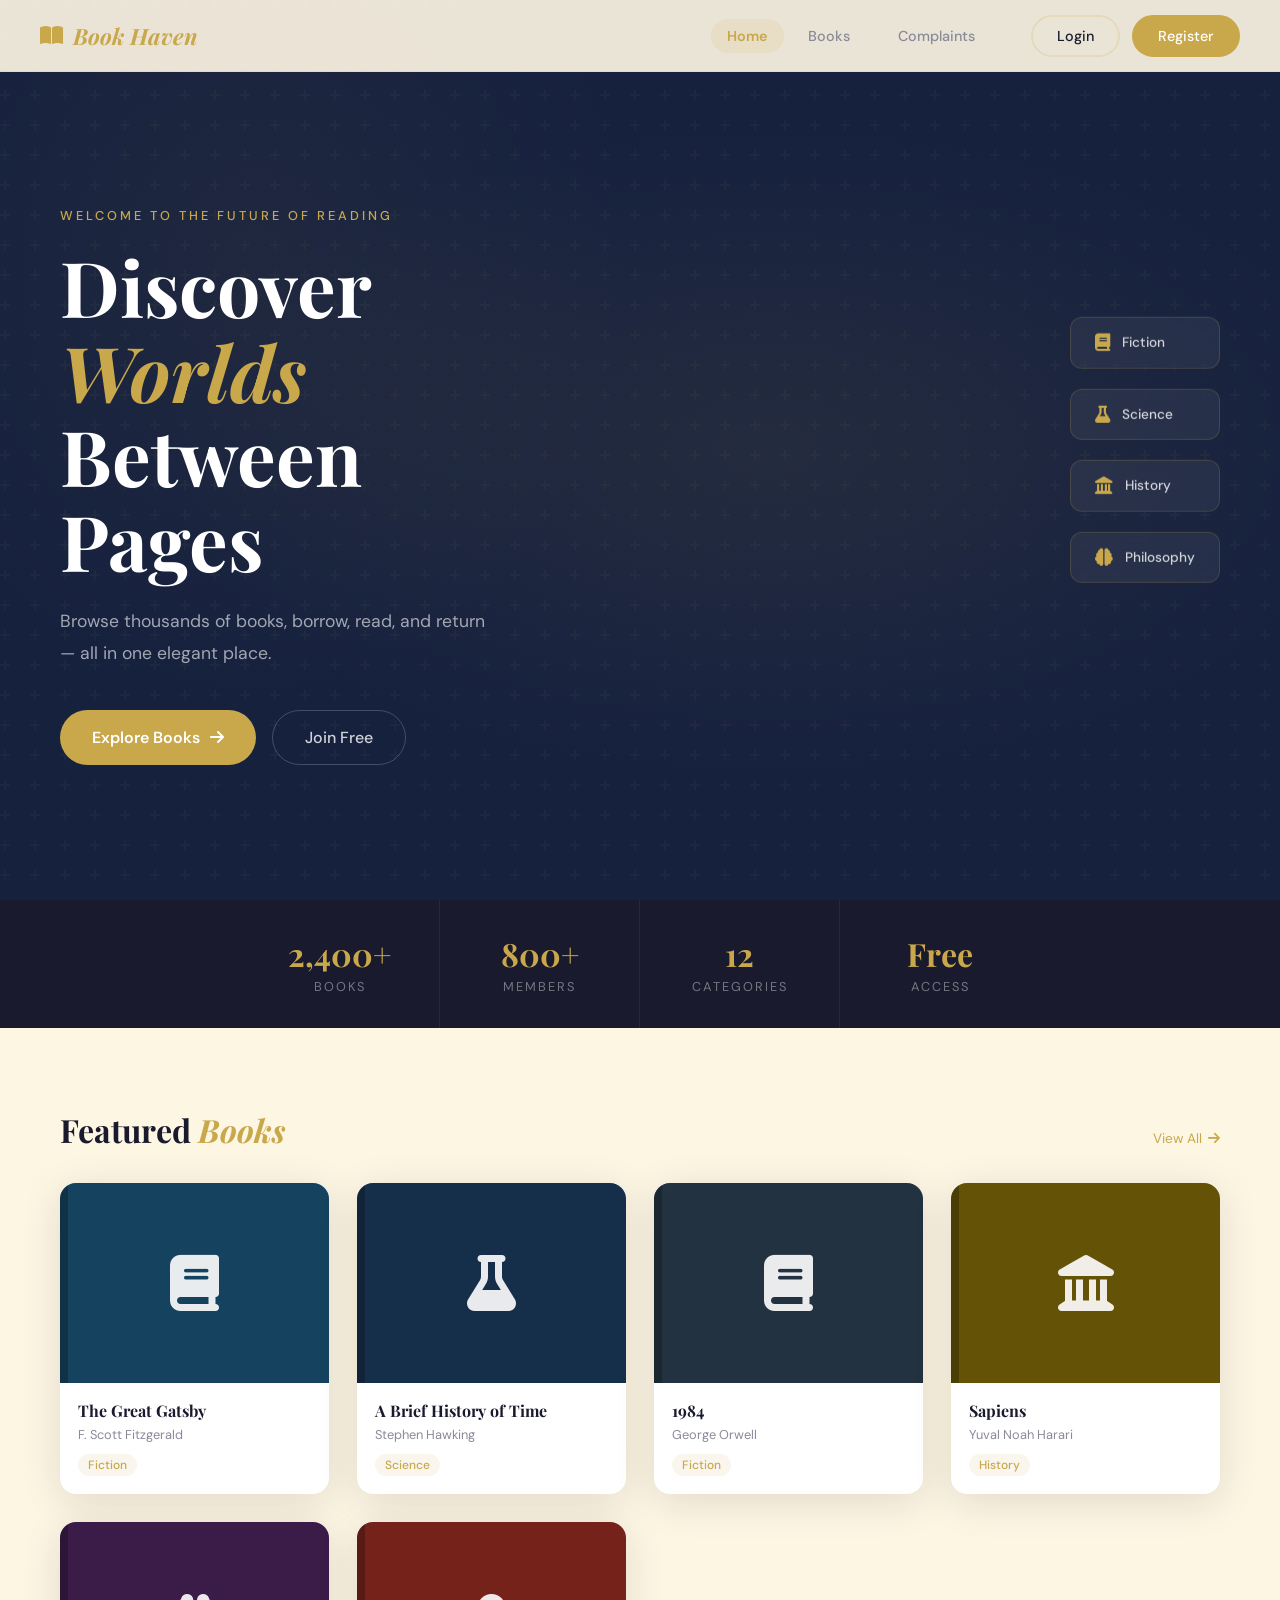
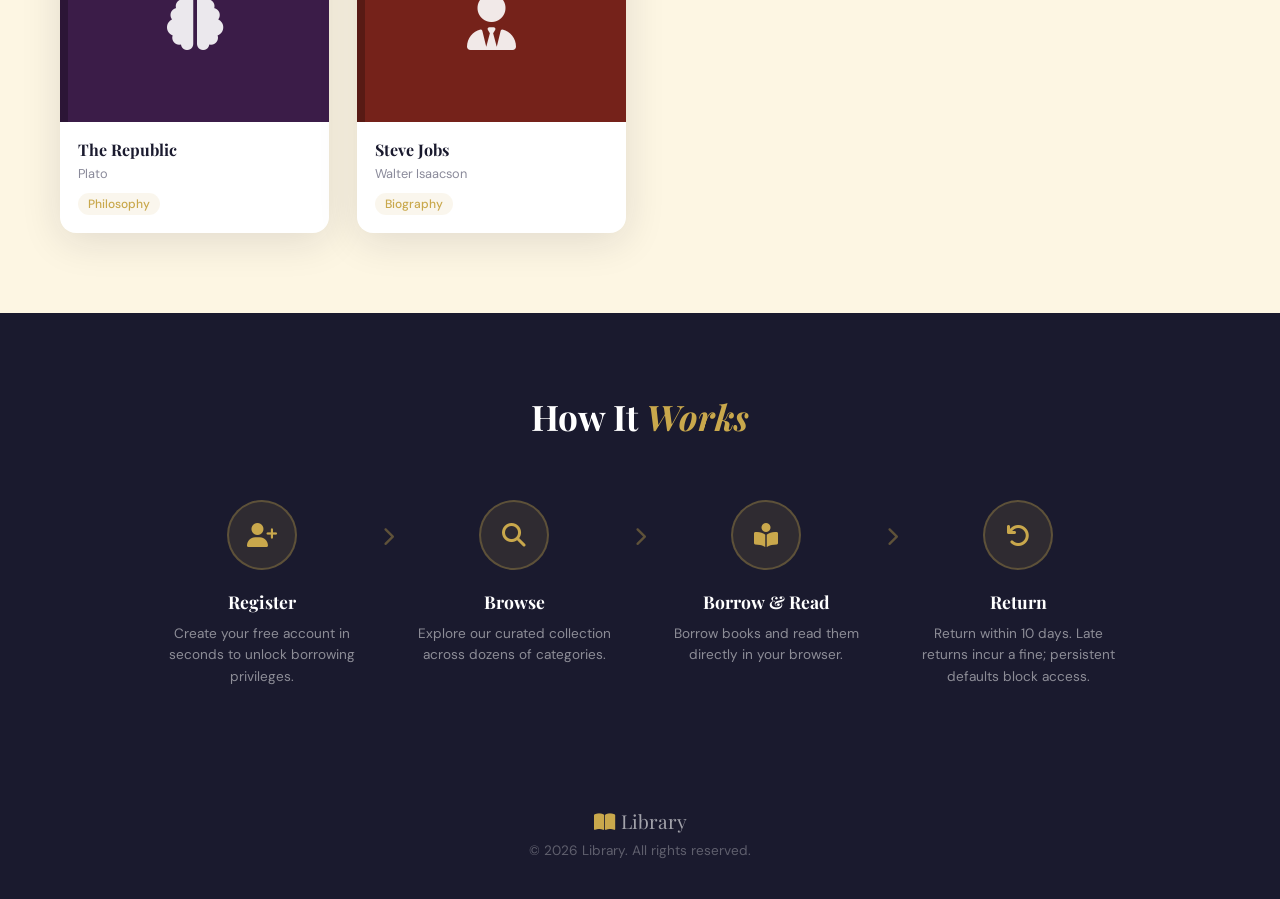
<file: frontend/index.html>
<!DOCTYPE html>
<html lang="en">
<head>
  <meta charset="UTF-8" />
  <meta name="viewport" content="width=device-width, initial-scale=1.0"/>
  <title>Book Haven</title>
  <link rel="stylesheet" href="css/style.css"/>
  <link rel="preconnect" href="https://fonts.googleapis.com">
  <link href="https://fonts.googleapis.com/css2?family=Playfair+Display:ital,wght@0,400;0,700;1,400&family=DM+Sans:wght@300;400;500&display=swap" rel="stylesheet">
  <link rel="stylesheet" href="https://cdnjs.cloudflare.com/ajax/libs/font-awesome/6.5.0/css/all.min.css"/>
</head>
<body>
  <!-- NAVBAR -->
  <nav class="navbar" id="navbar">
    <div class="nav-brand">
      <i class="fas fa-book-open"></i>
      <span><em>Book Haven</em></span>
    </div>
    <ul class="nav-links" id="navLinks">
      <li><a href="index.html" class="active">Home</a></li>
      <li><a href="books.html">Books</a></li>
      <li><a href="borrowed.html" id="myBooksLink" style="display:none">My Books</a></li>
      <li><a href="complaint.html">Complaints</a></li>
      <li id="adminNavItem" style="display:none"><a href="admin.html">Admin Panel</a></li>
    </ul>
    <div class="nav-auth" id="navAuth">
      <a href="login.html" class="btn-outline">Login</a>
      <a href="register.html" class="btn-fill">Register</a>
    </div>
    <div class="nav-user" id="navUser" style="display:none">
      <span class="user-greeting">Hello, <strong id="userNameDisplay"></strong></span>
      <button onclick="logout()" class="btn-outline">Logout</button>
    </div>
    <div class="hamburger" id="hamburger"><i class="fas fa-bars"></i></div>
  </nav>

  <!-- HERO -->
  <section class="hero">
    <div class="hero-bg"></div>
    <div class="hero-content">
      <p class="hero-eyebrow">Welcome to the future of reading</p>
      <h1 class="hero-title">Discover <em>Worlds</em><br/>Between Pages</h1>
      <p class="hero-sub">Browse thousands of books, borrow, read, and return — all in one elegant place.</p>
      <div class="hero-actions">
        <a href="books.html" class="btn-hero-primary">Explore Books <i class="fas fa-arrow-right"></i></a>
        <a href="register.html" class="btn-hero-ghost">Join Free</a>
      </div>
    </div>
    <div class="hero-float-books">
      <div class="float-card fc1"><i class="fas fa-book"></i><span>Fiction</span></div>
      <div class="float-card fc2"><i class="fas fa-flask"></i><span>Science</span></div>
      <div class="float-card fc3"><i class="fas fa-landmark"></i><span>History</span></div>
      <div class="float-card fc4"><i class="fas fa-brain"></i><span>Philosophy</span></div>
    </div>
  </section>

  <!-- STATS -->
  <section class="stats-bar">
    <div class="stat"><strong>2,400+</strong><span>Books</span></div>
    <div class="stat"><strong>800+</strong><span>Members</span></div>
    <div class="stat"><strong>12</strong><span>Categories</span></div>
    <div class="stat"><strong>Free</strong><span>Access</span></div>
  </section>

  <!-- FEATURED BOOKS -->
  <section class="featured-section">
    <div class="section-header">
      <h2>Featured <em>Books</em></h2>
      <a href="books.html" class="see-all">View All <i class="fas fa-arrow-right"></i></a>
    </div>
    <div class="books-grid" id="featuredBooks"></div>
  </section>

  <!-- HOW IT WORKS -->
  <section class="how-it-works">
    <h2>How It <em>Works</em></h2>
    <div class="steps">
      <div class="step">
        <div class="step-icon"><i class="fas fa-user-plus"></i></div>
        <h3>Register</h3>
        <p>Create your free account in seconds to unlock borrowing privileges.</p>
      </div>
      <div class="step-arrow"><i class="fas fa-chevron-right"></i></div>
      <div class="step">
        <div class="step-icon"><i class="fas fa-search"></i></div>
        <h3>Browse</h3>
        <p>Explore our curated collection across dozens of categories.</p>
      </div>
      <div class="step-arrow"><i class="fas fa-chevron-right"></i></div>
      <div class="step">
        <div class="step-icon"><i class="fas fa-book-reader"></i></div>
        <h3>Borrow & Read</h3>
        <p>Borrow books and read them directly in your browser.</p>
      </div>
      <div class="step-arrow"><i class="fas fa-chevron-right"></i></div>
      <div class="step">
        <div class="step-icon"><i class="fas fa-undo"></i></div>
        <h3>Return</h3>
        <p>Return within 10 days. Late returns incur a fine; persistent defaults block access.</p>
      </div>
    </div>
  </section>

  <!-- FOOTER -->
  <footer class="footer">
    <div class="footer-brand"><i class="fas fa-book-open"></i>  Library</div>
    <p>© 2026 Library. All rights reserved.</p>
  </footer>

  <script src="js/app.js"></script>
  <script>
    renderFeaturedBooks();
    updateNav();
  </script>
</body>
</html>
</file>
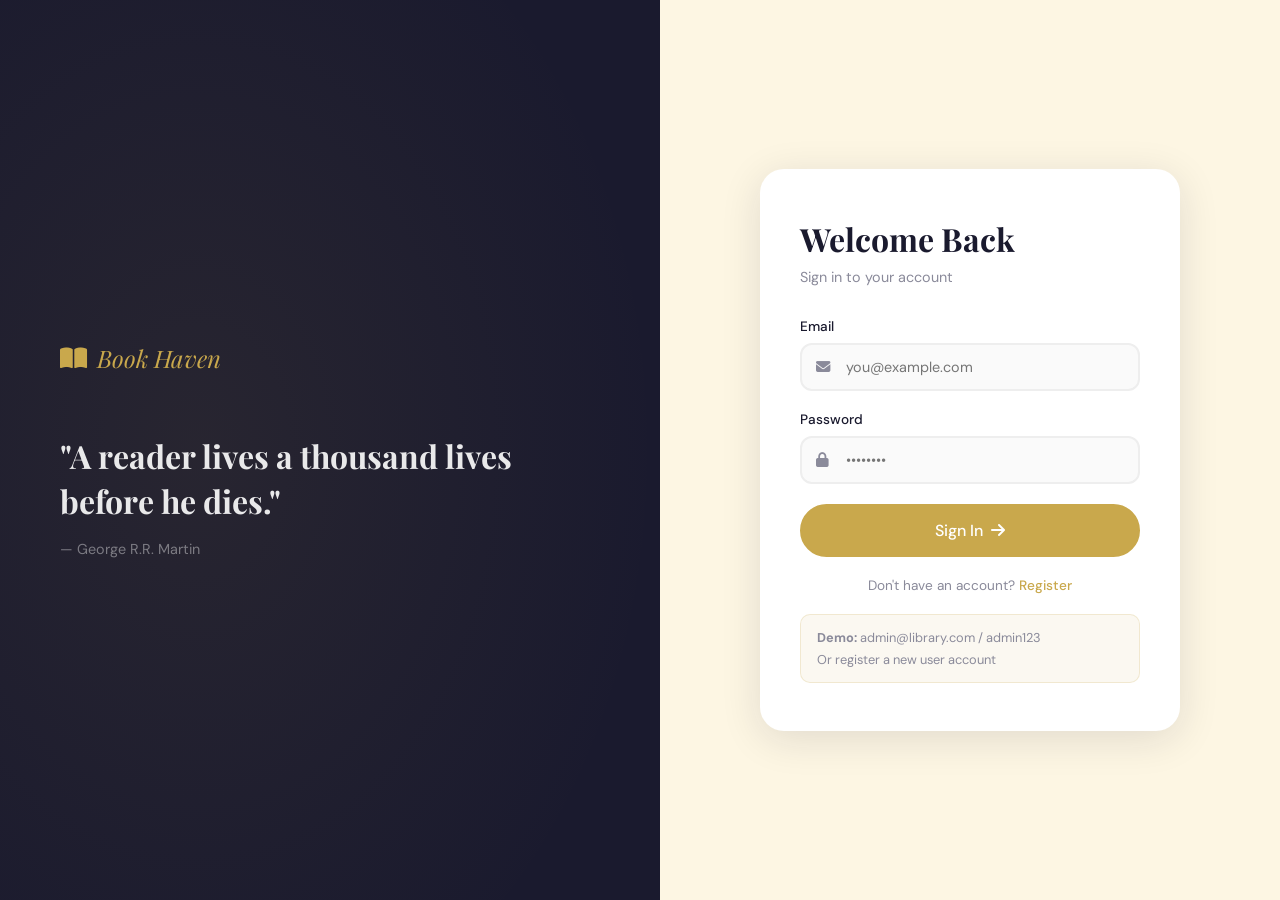
<file: frontend/admin.html>
<!DOCTYPE html>
<html lang="en">
<head>
  <meta charset="UTF-8"/>
  <meta name="viewport" content="width=device-width, initial-scale=1.0"/>
  <title>Admin Panel — Book Haven </title>
  <link rel="stylesheet" href="css/style.css"/>
  <link rel="preconnect" href="https://fonts.googleapis.com">
  <link href="https://fonts.googleapis.com/css2?family=Playfair+Display:ital,wght@0,400;0,700;1,400&family=DM+Sans:wght@300;400;500&display=swap" rel="stylesheet">
  <link rel="stylesheet" href="https://cdnjs.cloudflare.com/ajax/libs/font-awesome/6.5.0/css/all.min.css"/>
</head>
<body>
  <nav class="navbar" id="navbar">
    <div class="nav-brand"><i class="fas fa-book-open"></i><span> <em>Book Haven</em></span></div>
    <ul class="nav-links" id="navLinks">
      <li><a href="index.html">Home</a></li>
      <li><a href="books.html">Books</a></li>
      <li><a href="complaint.html">Complaints</a></li>
      <li><a href="admin.html" class="active">Admin Panel</a></li>
    </ul>
    <div class="nav-auth" id="navAuth">
      <a href="login.html" class="btn-outline">Login</a>
    </div>
    <div class="nav-user" id="navUser" style="display:none">
      <span class="user-greeting">Hello, <strong id="userNameDisplay"></strong></span>
      <button onclick="logout()" class="btn-outline">Logout</button>
    </div>
    <div class="hamburger" id="hamburger"><i class="fas fa-bars"></i></div>
  </nav>

  <div class="page-header">
    <h1>Admin <em>Panel</em></h1>
    <p>Manage the library collection, users, and complaints</p>
  </div>

  <section class="admin-section">
    <!-- Stats -->
    <div class="admin-stats">
      <div class="a-stat"><i class="fas fa-book"></i><div><strong id="totalBooks">0</strong><span>Books</span></div></div>
      <div class="a-stat"><i class="fas fa-users"></i><div><strong id="totalUsers">0</strong><span>Users</span></div></div>
      <div class="a-stat"><i class="fas fa-hand-holding"></i><div><strong id="totalBorrowed">0</strong><span>Borrowed</span></div></div>
      <div class="a-stat"><i class="fas fa-exclamation-circle"></i><div><strong id="totalComplaints">0</strong><span>Complaints</span></div></div>
    </div>

    <!-- Tabs -->
    <div class="admin-tabs">
      <button class="tab-btn active" onclick="showTab('addBook')"><i class="fas fa-plus-circle"></i> Add Book</button>
      <button class="tab-btn" onclick="showTab('manageBooks')"><i class="fas fa-books"></i> Manage Books</button>
      <button class="tab-btn" onclick="showTab('manageUsers')"><i class="fas fa-users"></i> Users</button>
      <button class="tab-btn" onclick="showTab('manageComplaints')"><i class="fas fa-comment-dots"></i> Complaints</button>
    </div>

    <!-- Add Book Tab -->
    <div class="tab-content active" id="addBook">
      <div class="admin-card">
        <h2><i class="fas fa-plus"></i> Add New Book</h2>
        <div id="addBookMsg" class="auth-msg" style="display:none"></div>
        <div class="admin-form-grid">
          <div class="form-group">
            <label>Title</label>
            <div class="input-wrap"><i class="fas fa-book"></i>
              <input type="text" id="bookTitle" placeholder="Book title"/>
            </div>
          </div>
          <div class="form-group">
            <label>Author</label>
            <div class="input-wrap"><i class="fas fa-pen-nib"></i>
              <input type="text" id="bookAuthor" placeholder="Author name"/>
            </div>
          </div>
          <div class="form-group">
            <label>Category</label>
            <div class="input-wrap"><i class="fas fa-tag"></i>
              <select id="bookCategory">
                <option value="Fiction">Fiction</option>
                <option value="Science">Science</option>
                <option value="History">History</option>
                <option value="Philosophy">Philosophy</option>
                <option value="Technology">Technology</option>
                <option value="Biography">Biography</option>
              </select>
            </div>
          </div>
          <div class="form-group">
            <label>Cover Color (Hex)</label>
            <div class="input-wrap"><i class="fas fa-palette"></i>
              <input type="text" id="bookColor" placeholder="#e74c3c" value="#2c3e50"/>
            </div>
          </div>
          <div class="form-group full-span">
            <label>Description</label>
            <textarea id="bookDesc" rows="3" placeholder="Brief description..."></textarea>
          </div>
          <div class="form-group full-span">
            <label>Read Link (URL to PDF or page)</label>
            <div class="input-wrap"><i class="fas fa-link"></i>
              <input type="url" id="bookLink" placeholder="https://example.com/book.pdf"/>
            </div>
          </div>
        </div>
        <button class="btn-fill" onclick="adminAddBook()"><i class="fas fa-plus"></i> Add Book</button>
      </div>
    </div>

    <!-- Manage Books Tab -->
    <div class="tab-content" id="manageBooks">
      <div class="admin-card">
        <h2><i class="fas fa-list"></i> All Books</h2>
        <div class="admin-books-list" id="adminBooksList"></div>
      </div>
    </div>

    <!-- Manage Users Tab -->
    <div class="tab-content" id="manageUsers">
      <div class="admin-card">
        <h2><i class="fas fa-users"></i> Registered Users</h2>
        <div class="admin-users-list" id="adminUsersList"></div>
      </div>
    </div>

    <!-- Complaints Tab -->
    <div class="tab-content" id="manageComplaints">
      <div class="admin-card">
        <h2><i class="fas fa-comment-dots"></i> Complaints</h2>
        <div class="admin-complaints-list" id="adminComplaintsList"></div>
      </div>
    </div>
  </section>

  <footer class="footer">
    <div class="footer-brand"><i class="fas fa-book-open"></i>Book Haven</div>
    <p>© 2025  Library. All rights reserved.</p>
  </footer>

  <script src="js/app.js"></script>
  <script>
    requireAdmin();
    updateNav();
    loadAdminStats();
    renderAdminBooks();

    function showTab(id) {
      document.querySelectorAll('.tab-content').forEach(t => t.classList.remove('active'));
      document.querySelectorAll('.tab-btn').forEach(b => b.classList.remove('active'));
      document.getElementById(id).classList.add('active');
      event.target.classList.add('active');
      if(id === 'manageBooks') renderAdminBooks();
      if(id === 'manageUsers') renderAdminUsers();
      if(id === 'manageComplaints') renderAdminComplaints();
    }
  </script>
</body>
</html>
</file>
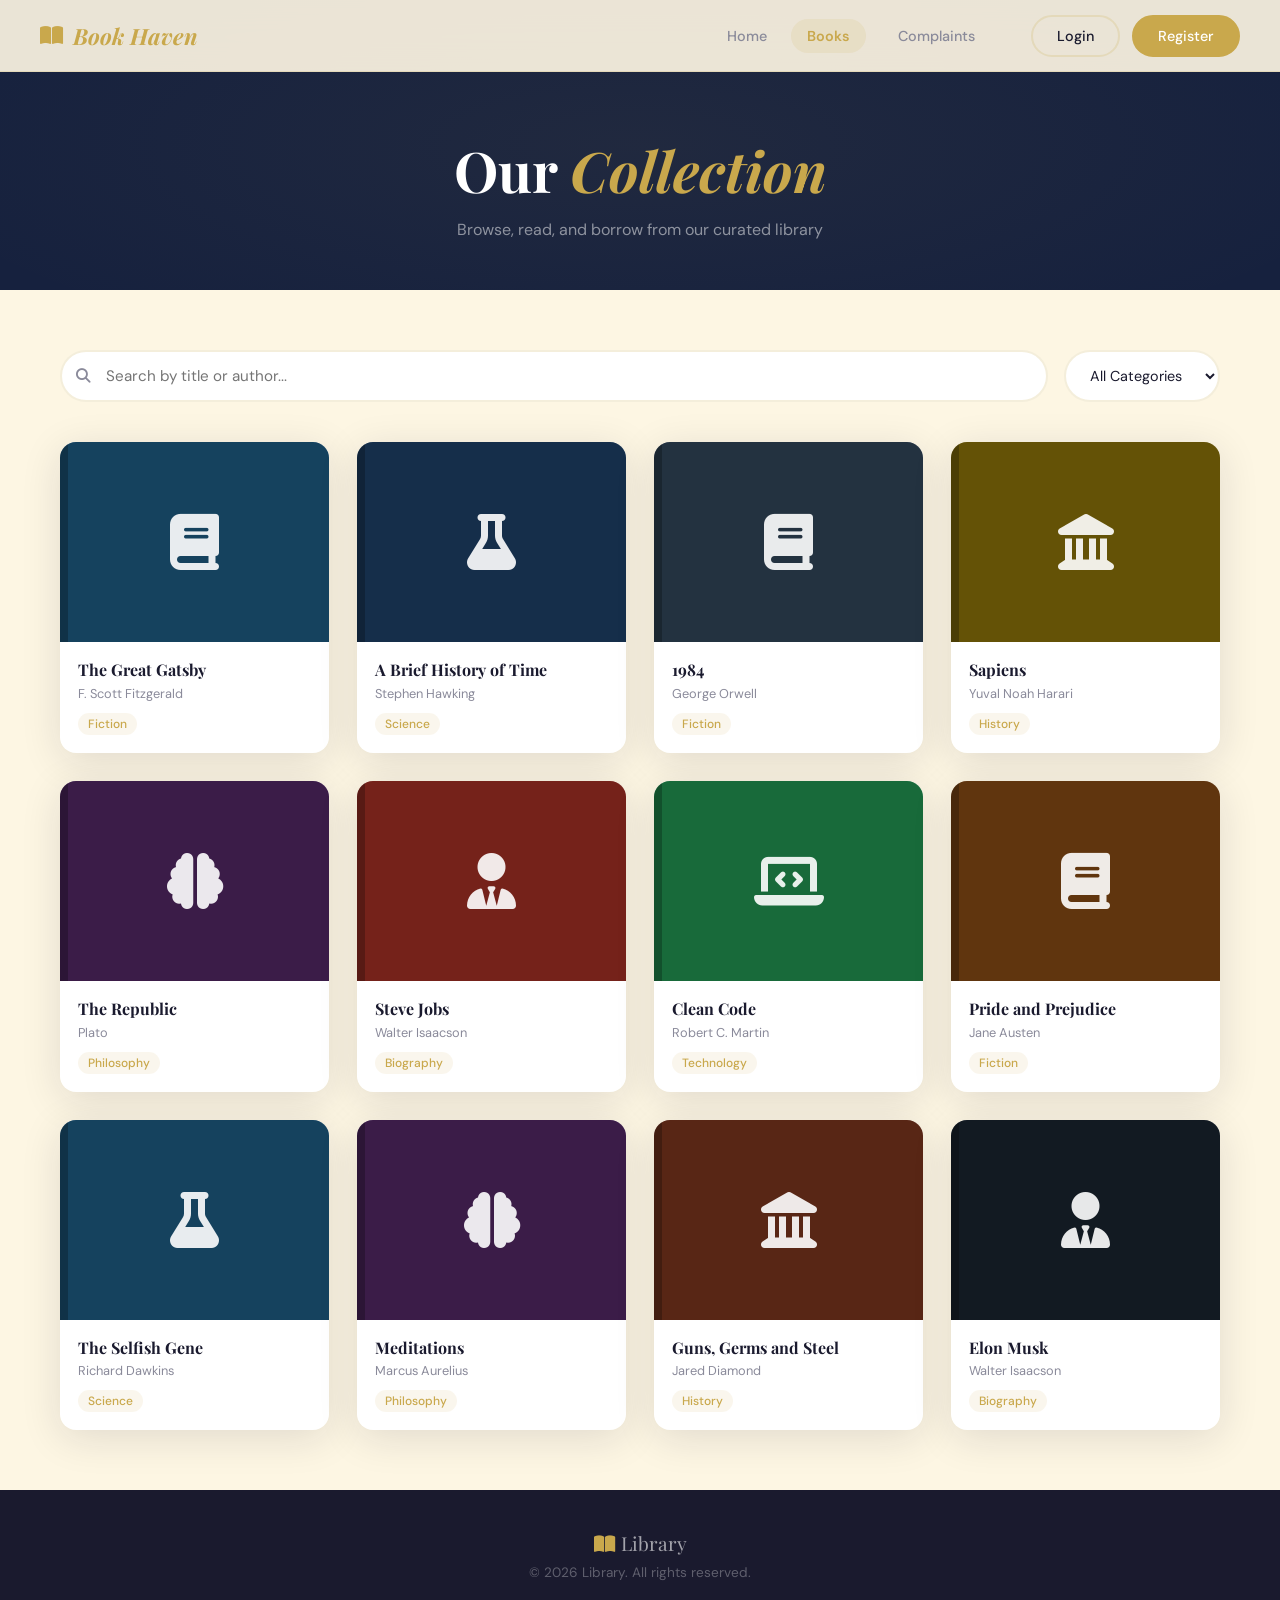
<file: frontend/books.html>
<!DOCTYPE html>
<html lang="en">
<head>
  <meta charset="UTF-8"/>
  <meta name="viewport" content="width=device-width, initial-scale=1.0"/>
  <title>Book Haven</title>
  <link rel="stylesheet" href="css/style.css"/>
  <link rel="preconnect" href="https://fonts.googleapis.com">
  <link href="https://fonts.googleapis.com/css2?family=Playfair+Display:ital,wght@0,400;0,700;1,400&family=DM+Sans:wght@300;400;500&display=swap" rel="stylesheet">
  <link rel="stylesheet" href="https://cdnjs.cloudflare.com/ajax/libs/font-awesome/6.5.0/css/all.min.css"/>
</head>
<body>
  <nav class="navbar" id="navbar">
    <div class="nav-brand"><i class="fas fa-book-open"></i><span> <em>Book Haven</em></span></div>
    <ul class="nav-links" id="navLinks">
      <li><a href="index.html">Home</a></li>
      <li><a href="books.html" class="active">Books</a></li>
      <li><a href="borrowed.html" id="myBooksLink" style="display:none">My Books</a></li>
      <li><a href="complaint.html">Complaints</a></li>
      <li id="adminNavItem" style="display:none"><a href="admin.html">Admin Panel</a></li>
    </ul>
    <div class="nav-auth" id="navAuth">
      <a href="login.html" class="btn-outline">Login</a>
      <a href="register.html" class="btn-fill">Register</a>
    </div>
    <div class="nav-user" id="navUser" style="display:none">
      <span class="user-greeting">Hello, <strong id="userNameDisplay"></strong></span>
      <button onclick="logout()" class="btn-outline">Logout</button>
    </div>
    <div class="hamburger" id="hamburger"><i class="fas fa-bars"></i></div>
  </nav>

  <div class="page-header">
    <h1>Our <em>Collection</em></h1>
    <p>Browse, read, and borrow from our curated library</p>
  </div>

  <section class="books-page-section">
    <div class="books-toolbar">
      <div class="search-wrap">
        <i class="fas fa-search"></i>
        <input type="text" id="searchInput" placeholder="Search by title or author..." oninput="filterBooks()"/>
      </div>
      <select id="categoryFilter" onchange="filterBooks()">
        <option value="">All Categories</option>
        <option value="Fiction">Fiction</option>
        <option value="Science">Science</option>
        <option value="History">History</option>
        <option value="Philosophy">Philosophy</option>
        <option value="Technology">Technology</option>
        <option value="Biography">Biography</option>
      </select>
    </div>
    <div class="books-grid" id="allBooksGrid"></div>
  </section>

  <!-- Book Modal -->
  <div class="modal-overlay" id="bookModal" style="display:none">
    <div class="modal-box">
      <button class="modal-close" onclick="closeModal()"><i class="fas fa-times"></i></button>
      <div class="modal-cover" id="modalCover"></div>
      <div class="modal-info">
        <h2 id="modalTitle"></h2>
        <p class="modal-author" id="modalAuthor"></p>
        <span class="modal-cat" id="modalCat"></span>
        <p class="modal-desc" id="modalDesc"></p>
        <div class="modal-actions">
          <a id="readBtn" href="#" target="_blank" class="btn-fill"><i class="fas fa-book-open"></i> Read Online</a>
          <button id="borrowBtn" onclick="borrowBook()" class="btn-outline"><i class="fas fa-hand-holding"></i> Borrow</button>
        </div>
        <p class="modal-status" id="modalStatus"></p>
      </div>
    </div>
  </div>

  <footer class="footer">
    <div class="footer-brand"><i class="fas fa-book-open"></i> Library</div>
    <p>© 2026 Library. All rights reserved.</p>
  </footer>

  <script src="js/app.js"></script>
  <script>renderAllBooks(); updateNav();</script>
</body>
</html>
</file>
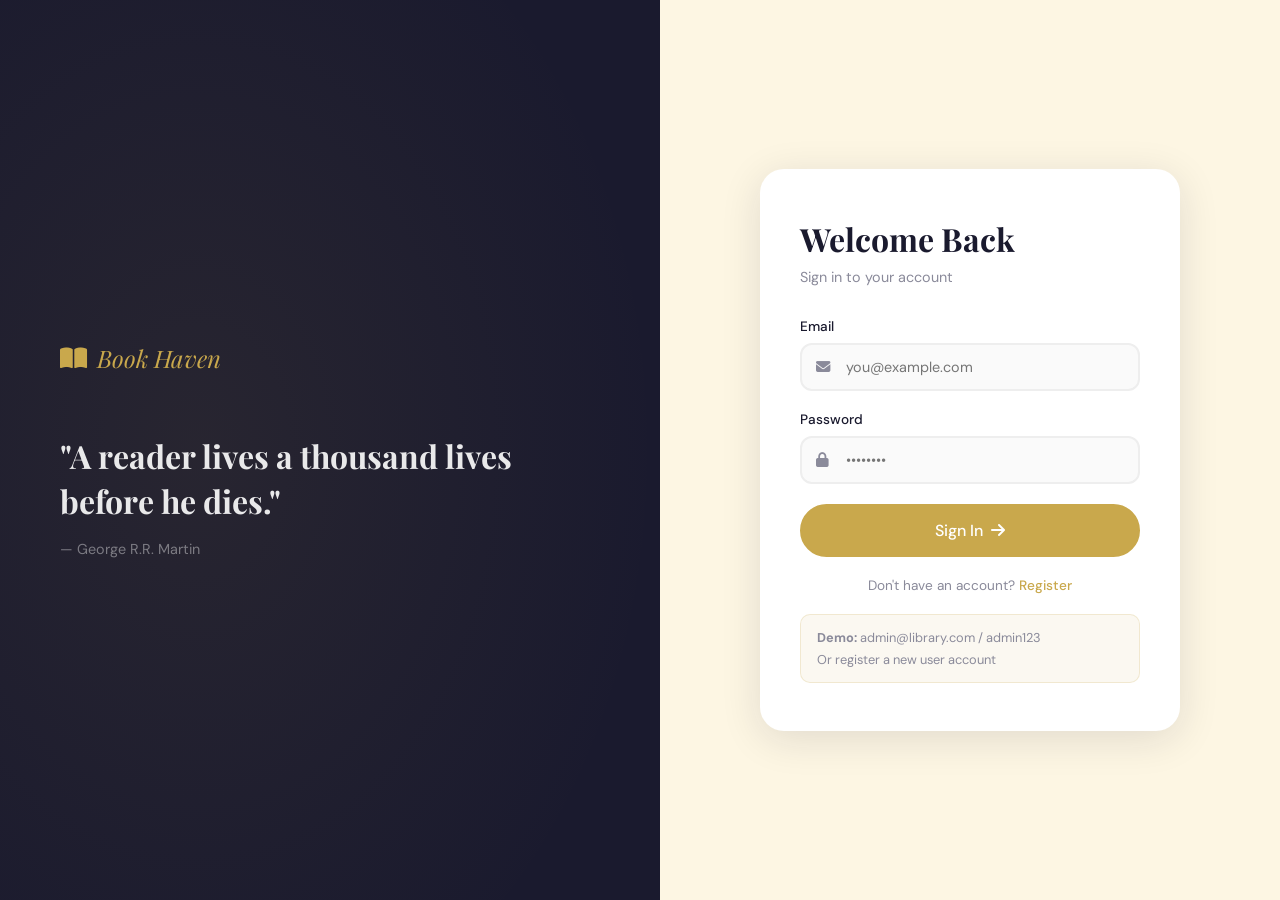
<file: frontend/borrowed.html>
<!DOCTYPE html>
<html lang="en">
<head>
  <meta charset="UTF-8"/>
  <meta name="viewport" content="width=device-width, initial-scale=1.0"/>
  <title>Book Haven</title>
  <link rel="stylesheet" href="css/style.css"/>
  <link rel="preconnect" href="https://fonts.googleapis.com">
  <link href="https://fonts.googleapis.com/css2?family=Playfair+Display:ital,wght@0,400;0,700;1,400&family=DM+Sans:wght@300;400;500&display=swap" rel="stylesheet">
  <link rel="stylesheet" href="https://cdnjs.cloudflare.com/ajax/libs/font-awesome/6.5.0/css/all.min.css"/>
</head>
<body>
  <nav class="navbar" id="navbar">
    <div class="nav-brand"><i class="fas fa-book-open"></i><span> <em>Book Haven</em></span></div>
    <ul class="nav-links" id="navLinks">
      <li><a href="index.html">Home</a></li>
      <li><a href="books.html">Books</a></li>
      <li><a href="borrowed.html" class="active" id="myBooksLink">My Books</a></li>
      <li><a href="complaint.html">Complaints</a></li>
      <li id="adminNavItem" style="display:none"><a href="admin.html">Admin Panel</a></li>
    </ul>
    <div class="nav-auth" id="navAuth">
      <a href="login.html" class="btn-outline">Login</a>
      <a href="register.html" class="btn-fill">Register</a>
    </div>
    <div class="nav-user" id="navUser" style="display:none">
      <span class="user-greeting">Hello, <strong id="userNameDisplay"></strong></span>
      <button onclick="logout()" class="btn-outline">Logout</button>
    </div>
    <div class="hamburger" id="hamburger"><i class="fas fa-bars"></i></div>
  </nav>

  <div class="page-header">
    <h1>My <em>Borrowed Books</em></h1>
    <p>Track your borrowing history and due dates</p>
  </div>

  <section class="borrowed-section">
    <div id="blockedAlert" class="alert-blocked" style="display:none">
      <i class="fas fa-ban"></i>
      <strong>Account Blocked:</strong> You have unpaid fines or overdue books beyond the grace period. Please contact the library admin to restore access.
    </div>
    <div id="borrowedList" class="borrowed-list"></div>
  </section>

  <footer class="footer">
    <div class="footer-brand"><i class="fas fa-book-open"></i> Library</div>
    <p>© 2026 Library. All rights reserved.</p>
  </footer>

  <script src="js/app.js"></script>
  <script>
    requireLogin();
    renderBorrowedBooks();
    updateNav();
  </script>
</body>
</html>
</file>
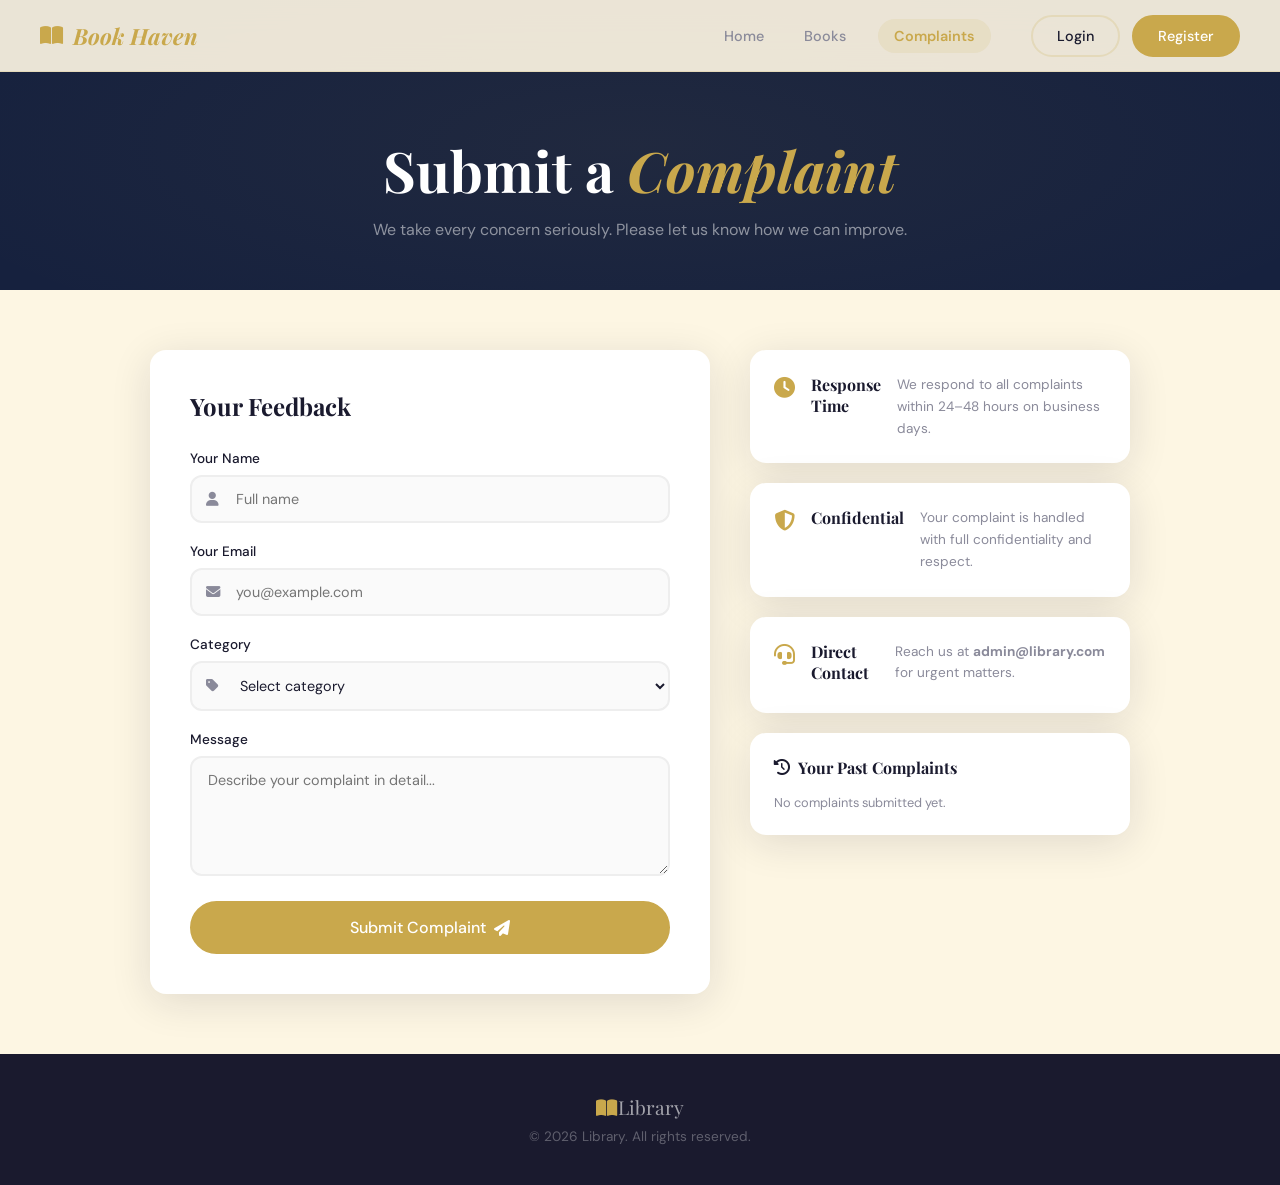
<file: frontend/complaint.html>
<!DOCTYPE html>
<html lang="en">
<head>
  <meta charset="UTF-8"/>
  <meta name="viewport" content="width=device-width, initial-scale=1.0"/>
  <title>Book Haven</title>
  <link rel="stylesheet" href="css/style.css"/>
  <link rel="preconnect" href="https://fonts.googleapis.com">
  <link href="https://fonts.googleapis.com/css2?family=Playfair+Display:ital,wght@0,400;0,700;1,400&family=DM+Sans:wght@300;400;500&display=swap" rel="stylesheet">
  <link rel="stylesheet" href="https://cdnjs.cloudflare.com/ajax/libs/font-awesome/6.5.0/css/all.min.css"/>
</head>
<body>
  <nav class="navbar" id="navbar">
    <div class="nav-brand"><i class="fas fa-book-open"></i><span> <em>Book Haven</em></span></div>
    <ul class="nav-links" id="navLinks">
      <li><a href="index.html">Home</a></li>
      <li><a href="books.html">Books</a></li>
      <li><a href="borrowed.html" id="myBooksLink" style="display:none">My Books</a></li>
      <li><a href="complaint.html" class="active">Complaints</a></li>
      <li id="adminNavItem" style="display:none"><a href="admin.html">Admin Panel</a></li>
    </ul>
    <div class="nav-auth" id="navAuth">
      <a href="login.html" class="btn-outline">Login</a>
      <a href="register.html" class="btn-fill">Register</a>
    </div>
    <div class="nav-user" id="navUser" style="display:none">
      <span class="user-greeting">Hello, <strong id="userNameDisplay"></strong></span>
      <button onclick="logout()" class="btn-outline">Logout</button>
    </div>
    <div class="hamburger" id="hamburger"><i class="fas fa-bars"></i></div>
  </nav>

  <div class="page-header">
    <h1>Submit a <em>Complaint</em></h1>
    <p>We take every concern seriously. Please let us know how we can improve.</p>
  </div>

  <section class="complaint-section">
    <div class="complaint-grid">
      <div class="complaint-form-card">
        <h2>Your Feedback</h2>
        <div id="complaintMsg" class="auth-msg" style="display:none"></div>
        <div class="form-group">
          <label>Your Name</label>
          <div class="input-wrap"><i class="fas fa-user"></i>
            <input type="text" id="cName" placeholder="Full name"/>
          </div>
        </div>
        <div class="form-group">
          <label>Your Email</label>
          <div class="input-wrap"><i class="fas fa-envelope"></i>
            <input type="email" id="cEmail" placeholder="you@example.com"/>
          </div>
        </div>
        <div class="form-group">
          <label>Category</label>
          <div class="input-wrap"><i class="fas fa-tag"></i>
            <select id="cCategory">
              <option value="">Select category</option>
              <option value="Book Missing">Book Missing</option>
              <option value="Damaged Book">Damaged Book</option>
              <option value="Staff Conduct">Staff Conduct</option>
              <option value="System Issue">System Issue</option>
              <option value="Fine Dispute">Fine Dispute</option>
              <option value="Other">Other</option>
            </select>
          </div>
        </div>
        <div class="form-group">
          <label>Message</label>
          <textarea id="cMessage" rows="5" placeholder="Describe your complaint in detail..."></textarea>
        </div>
        <button class="btn-fill full-btn" onclick="submitComplaint()">Submit Complaint <i class="fas fa-paper-plane"></i></button>
      </div>

      <div class="complaint-info">
        <div class="info-card">
          <i class="fas fa-clock"></i>
          <h3>Response Time</h3>
          <p>We respond to all complaints within 24–48 hours on business days.</p>
        </div>
        <div class="info-card">
          <i class="fas fa-shield-alt"></i>
          <h3>Confidential</h3>
          <p>Your complaint is handled with full confidentiality and respect.</p>
        </div>
        <div class="info-card">
          <i class="fas fa-headset"></i>
          <h3>Direct Contact</h3>
          <p>Reach us at <strong>admin@library.com</strong> for urgent matters.</p>
        </div>
        <div class="complaints-history" id="myComplaints">
          <h3><i class="fas fa-history"></i> Your Past Complaints</h3>
          <div id="complaintsList"></div>
        </div>
      </div>
    </div>
  </section>

  <footer class="footer">
    <div class="footer-brand"><i class="fas fa-book-open"></i>Library</div>
    <p>© 2026 Library. All rights reserved.</p>
  </footer>

  <script src="js/app.js"></script>
  <script>updateNav(); prefillComplaintForm(); renderMyComplaints();</script>
</body>
</html>
</file>
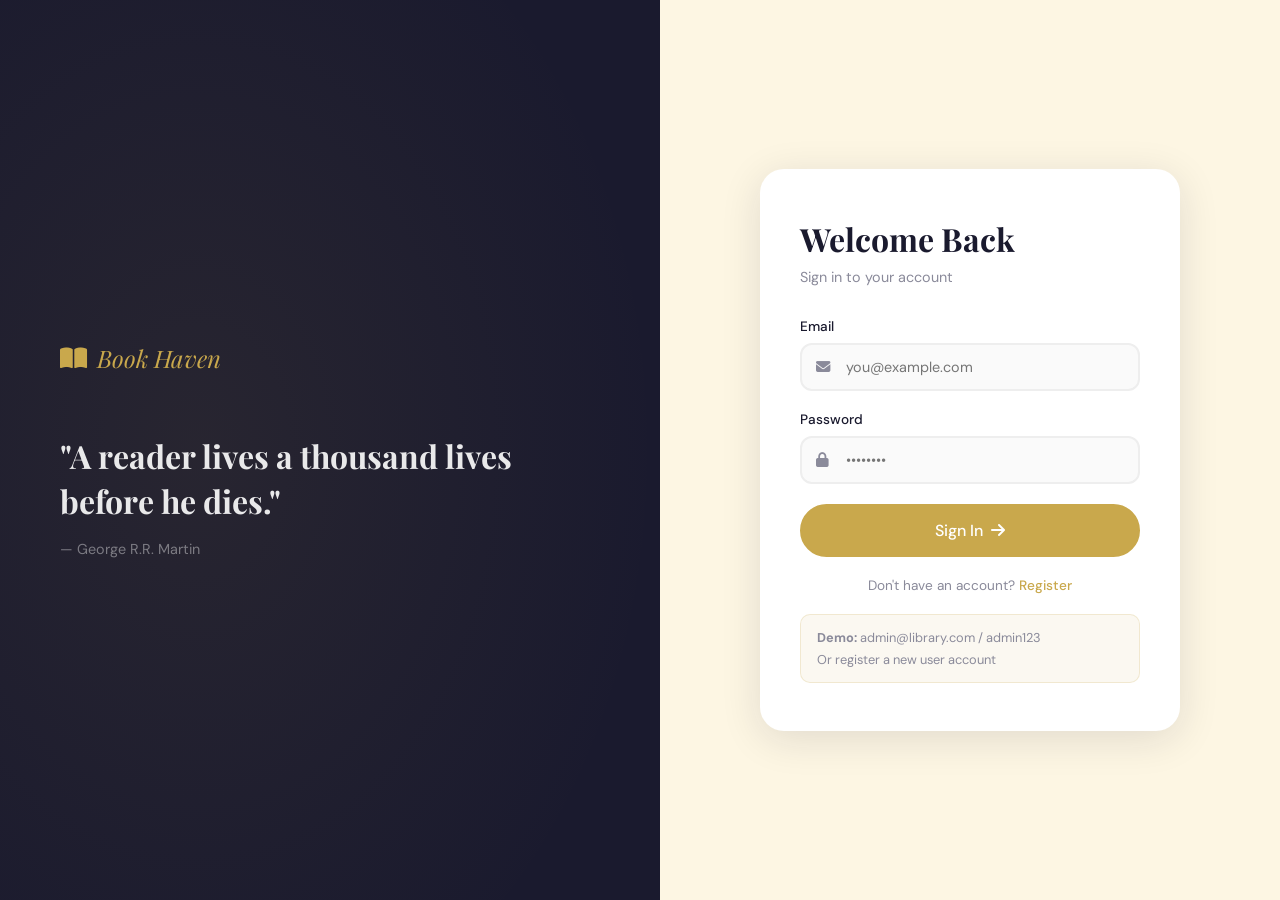
<file: frontend/login.html>
<!DOCTYPE html>
<html lang="en">
<head>
  <meta charset="UTF-8"/>
  <meta name="viewport" content="width=device-width, initial-scale=1.0"/>
  <title>Book Haven</title>
  <link rel="stylesheet" href="css/style.css"/>
  <link rel="preconnect" href="https://fonts.googleapis.com">
  <link href="https://fonts.googleapis.com/css2?family=Playfair+Display:ital,wght@0,400;0,700;1,400&family=DM+Sans:wght@300;400;500&display=swap" rel="stylesheet">
  <link rel="stylesheet" href="https://cdnjs.cloudflare.com/ajax/libs/font-awesome/6.5.0/css/all.min.css"/>
</head>
<body class="auth-body">
  <div class="auth-split">
    <div class="auth-left">
      <a href="index.html" class="auth-brand"><i class="fas fa-book-open"></i> <em>Book Haven</em></a>
      <h2>"A reader lives a thousand lives before he dies."</h2>
      <p>— George R.R. Martin</p>
    </div>
    <div class="auth-right">
      <div class="auth-card">
        <h1>Welcome Back</h1>
        <p class="auth-sub">Sign in to your account</p>
        <div id="authMsg" class="auth-msg" style="display:none"></div>
        <div class="form-group">
          <label>Email</label>
          <div class="input-wrap"><i class="fas fa-envelope"></i>
            <input type="email" id="loginEmail" placeholder="you@example.com"/>
          </div>
        </div>
        <div class="form-group">
          <label>Password</label>
          <div class="input-wrap"><i class="fas fa-lock"></i>
            <input type="password" id="loginPassword" placeholder="••••••••"/>
          </div>
        </div>
        <button class="btn-fill full-btn" onclick="login()">Sign In <i class="fas fa-arrow-right"></i></button>
        <p class="auth-switch">Don't have an account? <a href="register.html">Register</a></p>
        <div class="demo-hint">
          <strong>Demo:</strong> admin@library.com / admin123<br>
          Or register a new user account
        </div>
      </div>
    </div>
  </div>
  <script src="js/app.js"></script>
</body>
</html>
</file>
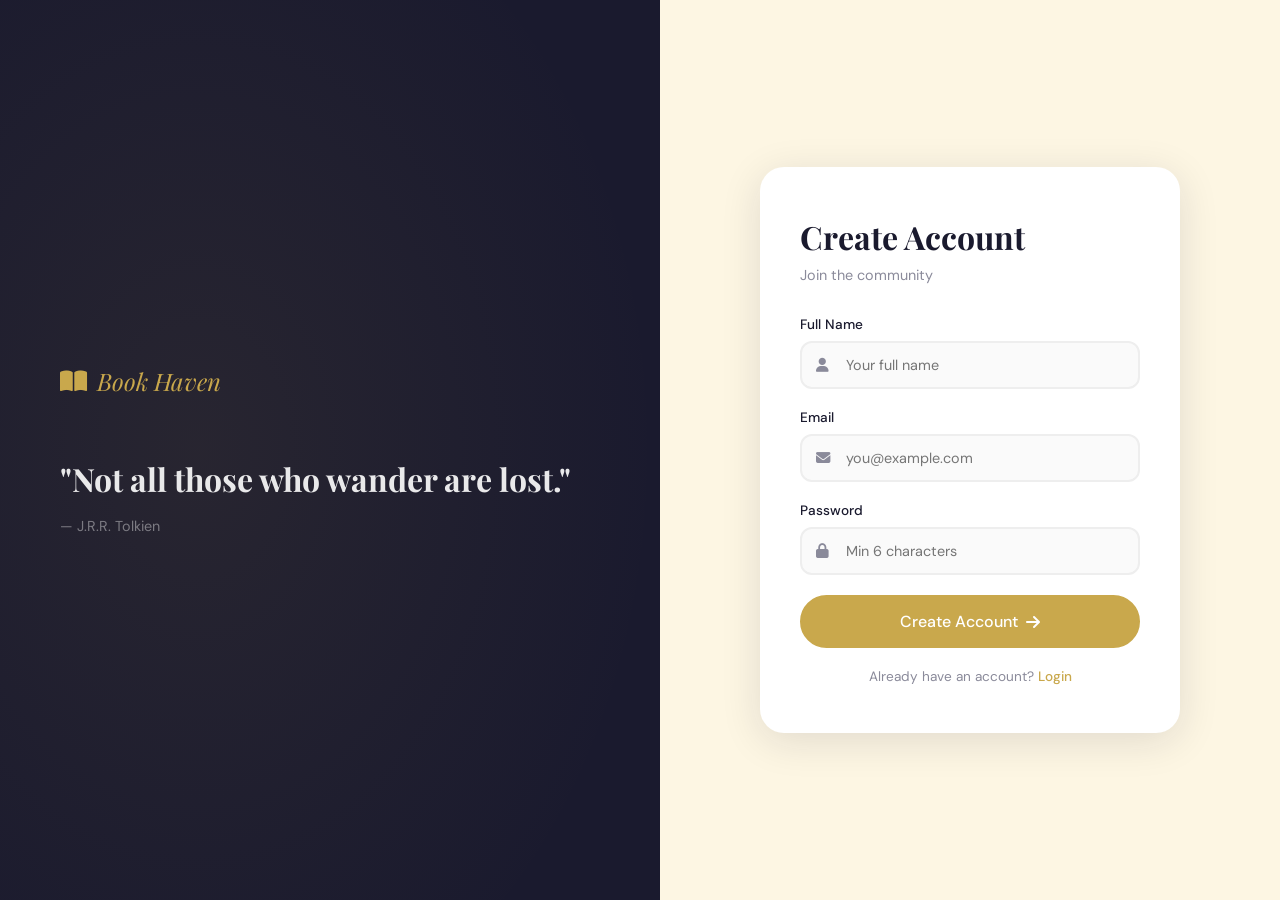
<file: frontend/register.html>
<!DOCTYPE html>
<html lang="en">
<head>
  <meta charset="UTF-8"/>
  <meta name="viewport" content="width=device-width, initial-scale=1.0"/>
  <title>Book Haven</title>
  <link rel="stylesheet" href="css/style.css"/>
  <link rel="preconnect" href="https://fonts.googleapis.com">
  <link href="https://fonts.googleapis.com/css2?family=Playfair+Display:ital,wght@0,400;0,700;1,400&family=DM+Sans:wght@300;400;500&display=swap" rel="stylesheet">
  <link rel="stylesheet" href="https://cdnjs.cloudflare.com/ajax/libs/font-awesome/6.5.0/css/all.min.css"/>
</head>
<body class="auth-body">
  <div class="auth-split">
    <div class="auth-left">
      <a href="index.html" class="auth-brand"><i class="fas fa-book-open"></i> <em>Book Haven</em></a>
      <h2>"Not all those who wander are lost."</h2>
      <p>— J.R.R. Tolkien</p>
    </div>
    <div class="auth-right">
      <div class="auth-card">
        <h1>Create Account</h1>
        <p class="auth-sub">Join the  community</p>
        <div id="authMsg" class="auth-msg" style="display:none"></div>
        <div class="form-group">
          <label>Full Name</label>
          <div class="input-wrap"><i class="fas fa-user"></i>
            <input type="text" id="regName" placeholder="Your full name"/>
          </div>
        </div>
        <div class="form-group">
          <label>Email</label>
          <div class="input-wrap"><i class="fas fa-envelope"></i>
            <input type="email" id="regEmail" placeholder="you@example.com"/>
          </div>
        </div>
        <div class="form-group">
          <label>Password</label>
          <div class="input-wrap"><i class="fas fa-lock"></i>
            <input type="password" id="regPassword" placeholder="Min 6 characters"/>
          </div>
        </div>
        <button class="btn-fill full-btn" onclick="register()">Create Account <i class="fas fa-arrow-right"></i></button>
        <p class="auth-switch">Already have an account? <a href="login.html">Login</a></p>
      </div>
    </div>
  </div>
  <script src="js/app.js"></script>
</body>
</html>
</file>
<file: frontend/css/style.css>
/* =============================================
   LUMINA LIBRARY — COMPLETE STYLESHEET
   ============================================= */

:root {
  --ink:    #1a1a2e;
  --deep:   #16213e;
  --accent: #c9a84c;
  --gold:   #e8c97a;
  --cream:  #fdf6e3;
  --muted:  #8a8a9a;
  --border: rgba(201,168,76,0.2);
  --card-bg:#ffffff;
  --shadow: 0 8px 40px rgba(26,26,46,0.12);
  --radius: 16px;
  --nav-h:  72px;
}

*, *::before, *::after { box-sizing: border-box; margin: 0; padding: 0; }

html { scroll-behavior: smooth; }

body {
  font-family: 'DM Sans', sans-serif;
  background: var(--cream);
  color: var(--ink);
  min-height: 100vh;
  overflow-x: hidden;
}

h1,h2,h3 { font-family: 'Playfair Display', serif; }
em { font-style: italic; color: var(--accent); }
a { text-decoration: none; color: inherit; }

/* ── BUTTONS ── */
.btn-fill {
  background: var(--accent);
  color: #fff;
  border: 2px solid var(--accent);
  padding: 10px 24px;
  border-radius: 50px;
  font-family: 'DM Sans', sans-serif;
  font-weight: 500;
  font-size: 0.9rem;
  cursor: pointer;
  transition: all .3s;
  display: inline-flex;
  align-items: center;
  gap: 8px;
}
.btn-fill:hover { background: #b8923a; border-color: #b8923a; transform: translateY(-1px); }

.btn-outline {
  background: transparent;
  color: var(--ink);
  border: 2px solid var(--border);
  padding: 10px 24px;
  border-radius: 50px;
  font-family: 'DM Sans', sans-serif;
  font-weight: 500;
  font-size: 0.9rem;
  cursor: pointer;
  transition: all .3s;
  display: inline-flex;
  align-items: center;
  gap: 8px;
}
.btn-outline:hover { border-color: var(--accent); color: var(--accent); }

.full-btn { width: 100%; justify-content: center; padding: 14px; font-size: 1rem; }

/* ── NAVBAR ── */
.navbar {
  position: fixed;
  top: 0; left: 0; right: 0;
  height: var(--nav-h);
  background: rgba(253,246,227,0.92);
  backdrop-filter: blur(20px);
  -webkit-backdrop-filter: blur(20px);
  border-bottom: 1px solid var(--border);
  display: flex;
  align-items: center;
  padding: 0 40px;
  gap: 40px;
  z-index: 1000;
  transition: box-shadow .3s;
}
.navbar.scrolled { box-shadow: 0 4px 30px rgba(26,26,46,0.1); }

.nav-brand {
  display: flex;
  align-items: center;
  gap: 10px;
  font-family: 'Playfair Display', serif;
  font-size: 1.4rem;
  font-weight: 700;
  color: var(--ink);
  flex-shrink: 0;
}
.nav-brand i { color: var(--accent); font-size: 1.3rem; }

.nav-links {
  list-style: none;
  display: flex;
  gap: 8px;
  margin-left: auto;
}
.nav-links a {
  padding: 8px 16px;
  border-radius: 50px;
  font-size: 0.9rem;
  font-weight: 500;
  color: var(--muted);
  transition: all .3s;
}
.nav-links a:hover, .nav-links a.active {
  color: var(--ink);
  background: rgba(201,168,76,0.12);
}
.nav-links a.active { color: var(--accent); font-weight: 600; }

.nav-auth, .nav-user {
  display: flex;
  align-items: center;
  gap: 12px;
  flex-shrink: 0;
}
.user-greeting { font-size: 0.85rem; color: var(--muted); }
.user-greeting strong { color: var(--ink); }

.hamburger { display: none; cursor: pointer; font-size: 1.4rem; margin-left: auto; }

@media (max-width: 768px) {
  .navbar { padding: 0 20px; }
  .nav-links {
    position: fixed;
    top: var(--nav-h); left: 0; right: 0;
    background: var(--cream);
    border-bottom: 1px solid var(--border);
    flex-direction: column;
    padding: 20px;
    display: none;
  }
  .nav-links.open { display: flex; }
  .nav-auth, .nav-user { display: none; }
  .hamburger { display: block; }
}

/* ── HERO ── */
.hero {
  min-height: 100vh;
  padding-top: var(--nav-h);
  display: flex;
  align-items: center;
  position: relative;
  overflow: hidden;
  background: var(--deep);
}

.hero-bg {
  position: absolute;
  inset: 0;
  background:
    radial-gradient(ellipse 80% 60% at 60% 50%, rgba(201,168,76,0.08) 0%, transparent 60%),
    radial-gradient(ellipse 50% 80% at 20% 30%, rgba(201,168,76,0.05) 0%, transparent 60%);
  pointer-events: none;
}
.hero-bg::after {
  content: '';
  position: absolute;
  inset: 0;
  background-image: url("data:image/svg+xml,%3Csvg width='60' height='60' viewBox='0 0 60 60' xmlns='http://www.w3.org/2000/svg'%3E%3Cg fill='none' fill-rule='evenodd'%3E%3Cg fill='%23c9a84c' fill-opacity='0.04'%3E%3Cpath d='M36 34v-4h-2v4h-4v2h4v4h2v-4h4v-2h-4zm0-30V0h-2v4h-4v2h4v4h2V6h4V4h-4zM6 34v-4H4v4H0v2h4v4h2v-4h4v-2H6zM6 4V0H4v4H0v2h4v4h2V6h4V4H6z'/%3E%3C/g%3E%3C/g%3E%3C/svg%3E");
}

.hero-content {
  position: relative;
  z-index: 2;
  max-width: 620px;
  padding: 80px 60px;
  animation: fadeUp .9s ease both;
}

.hero-eyebrow {
  font-size: 0.8rem;
  text-transform: uppercase;
  letter-spacing: 3px;
  color: var(--accent);
  margin-bottom: 20px;
  font-weight: 500;
}

.hero-title {
  font-size: clamp(3rem, 6vw, 5rem);
  line-height: 1.1;
  color: #fff;
  margin-bottom: 24px;
}

.hero-sub {
  font-size: 1.1rem;
  color: rgba(255,255,255,0.6);
  line-height: 1.8;
  margin-bottom: 40px;
  max-width: 440px;
}

.hero-actions { display: flex; gap: 16px; flex-wrap: wrap; }

.btn-hero-primary {
  background: var(--accent);
  color: #fff;
  padding: 16px 32px;
  border-radius: 50px;
  font-weight: 600;
  font-size: 1rem;
  transition: all .3s;
  display: inline-flex;
  align-items: center;
  gap: 10px;
}
.btn-hero-primary:hover { background: var(--gold); transform: translateY(-2px); box-shadow: 0 10px 30px rgba(201,168,76,0.4); }

.btn-hero-ghost {
  color: rgba(255,255,255,0.8);
  padding: 16px 32px;
  border-radius: 50px;
  border: 1px solid rgba(255,255,255,0.2);
  font-weight: 500;
  font-size: 1rem;
  transition: all .3s;
}
.btn-hero-ghost:hover { border-color: var(--accent); color: var(--accent); }

.hero-float-books {
  position: absolute;
  right: 60px;
  top: 50%;
  transform: translateY(-50%);
  display: flex;
  flex-direction: column;
  gap: 20px;
  z-index: 2;
}

.float-card {
  background: rgba(255,255,255,0.06);
  border: 1px solid rgba(201,168,76,0.2);
  backdrop-filter: blur(10px);
  padding: 16px 24px;
  border-radius: 12px;
  display: flex;
  align-items: center;
  gap: 12px;
  color: rgba(255,255,255,0.8);
  font-size: 0.85rem;
  font-weight: 500;
  animation: floatAnim 4s ease-in-out infinite;
}
.float-card i { color: var(--accent); font-size: 1.1rem; }
.fc1 { animation-delay: 0s; }
.fc2 { animation-delay: .5s; }
.fc3 { animation-delay: 1s; }
.fc4 { animation-delay: 1.5s; }

@keyframes floatAnim {
  0%,100% { transform: translateY(0); }
  50% { transform: translateY(-8px); }
}

@media (max-width: 900px) {
  .hero-float-books { display: none; }
  .hero-content { padding: 60px 24px; }
}

/* ── STATS BAR ── */
.stats-bar {
  background: var(--ink);
  display: flex;
  justify-content: center;
  gap: 0;
  padding: 0;
}
.stat {
  flex: 1;
  max-width: 200px;
  padding: 32px 20px;
  text-align: center;
  border-right: 1px solid rgba(255,255,255,0.06);
}
.stat:last-child { border-right: none; }
.stat strong { display: block; font-family: 'Playfair Display', serif; font-size: 2rem; color: var(--accent); }
.stat span { font-size: 0.8rem; color: rgba(255,255,255,0.4); text-transform: uppercase; letter-spacing: 2px; }

/* ── PAGE HEADER ── */
.page-header {
  padding: calc(var(--nav-h) + 60px) 40px 50px;
  text-align: center;
  background: var(--deep);
  position: relative;
  overflow: hidden;
}
.page-header::before {
  content: '';
  position: absolute;
  inset: 0;
  background: radial-gradient(ellipse 60% 80% at 50% 50%, rgba(201,168,76,0.06), transparent);
}
.page-header h1 { font-size: clamp(2rem,5vw,3.5rem); color: #fff; margin-bottom: 12px; position: relative; }
.page-header p { color: rgba(255,255,255,0.5); font-size: 1rem; position: relative; }

/* ── SECTION HEADER ── */
.section-header {
  display: flex;
  align-items: baseline;
  justify-content: space-between;
  margin-bottom: 32px;
}
.section-header h2 { font-size: 2rem; }
.see-all { font-size: 0.85rem; color: var(--accent); display: flex; align-items: center; gap: 6px; }
.see-all:hover { text-decoration: underline; }

/* ── FEATURED SECTION ── */
.featured-section {
  padding: 80px 60px;
  max-width: 1400px;
  margin: 0 auto;
}

/* ── BOOKS PAGE ── */
.books-page-section {
  padding: 60px;
  max-width: 1400px;
  margin: 0 auto;
}

.books-toolbar {
  display: flex;
  gap: 16px;
  margin-bottom: 40px;
  flex-wrap: wrap;
}

.search-wrap {
  flex: 1;
  min-width: 200px;
  position: relative;
  display: flex;
  align-items: center;
}
.search-wrap i {
  position: absolute;
  left: 16px;
  color: var(--muted);
  font-size: 0.9rem;
}
.search-wrap input {
  width: 100%;
  padding: 14px 16px 14px 44px;
  border: 2px solid var(--border);
  border-radius: 50px;
  background: #fff;
  font-family: 'DM Sans', sans-serif;
  font-size: 0.95rem;
  outline: none;
  transition: border-color .3s;
}
.search-wrap input:focus { border-color: var(--accent); }

.books-toolbar select {
  padding: 14px 20px;
  border: 2px solid var(--border);
  border-radius: 50px;
  background: #fff;
  font-family: 'DM Sans', sans-serif;
  font-size: 0.9rem;
  outline: none;
  cursor: pointer;
  color: var(--ink);
  transition: border-color .3s;
}
.books-toolbar select:focus { border-color: var(--accent); }

/* ── BOOKS GRID ── */
.books-grid {
  display: grid;
  grid-template-columns: repeat(auto-fill, minmax(220px, 1fr));
  gap: 28px;
}

.book-card {
  background: var(--card-bg);
  border-radius: var(--radius);
  overflow: hidden;
  box-shadow: var(--shadow);
  cursor: pointer;
  transition: transform .3s, box-shadow .3s;
  animation: fadeUp .5s ease both;
}
.book-card:hover { transform: translateY(-6px); box-shadow: 0 20px 60px rgba(26,26,46,0.18); }

.book-cover {
  height: 200px;
  display: flex;
  align-items: center;
  justify-content: center;
  font-size: 3.5rem;
  position: relative;
  overflow: hidden;
}
.book-cover::before {
  content: '';
  position: absolute;
  inset: 0;
  background: rgba(0,0,0,0.2);
}
.book-cover i { position: relative; z-index: 1; color: rgba(255,255,255,0.9); }
.book-cover .book-spine {
  position: absolute;
  left: 0; top: 0; bottom: 0;
  width: 8px;
  background: rgba(0,0,0,0.25);
}

.book-info { padding: 18px; }
.book-title { font-family: 'Playfair Display', serif; font-size: 1rem; font-weight: 700; margin-bottom: 4px; line-height: 1.3; }
.book-author { font-size: 0.8rem; color: var(--muted); margin-bottom: 10px; }
.book-cat {
  display: inline-block;
  padding: 3px 10px;
  background: rgba(201,168,76,0.1);
  color: var(--accent);
  border-radius: 20px;
  font-size: 0.75rem;
  font-weight: 500;
}

/* ── MODAL ── */
.modal-overlay {
  position: fixed;
  inset: 0;
  background: rgba(26,26,46,0.7);
  backdrop-filter: blur(6px);
  z-index: 2000;
  display: flex !important;
  align-items: center;
  justify-content: center;
  padding: 20px;
  animation: fadeIn .3s ease;
}
.modal-overlay[style*="display:none"] { display: none !important; }

.modal-box {
  background: #fff;
  border-radius: 24px;
  max-width: 640px;
  width: 100%;
  overflow: hidden;
  position: relative;
  display: flex;
  gap: 0;
  box-shadow: 0 30px 80px rgba(0,0,0,0.3);
  animation: slideUp .4s ease;
}

.modal-close {
  position: absolute;
  top: 16px; right: 16px;
  background: rgba(255,255,255,0.9);
  border: none;
  width: 36px; height: 36px;
  border-radius: 50%;
  cursor: pointer;
  font-size: 1rem;
  z-index: 10;
  display: flex;
  align-items: center;
  justify-content: center;
  color: var(--ink);
  transition: background .3s;
}
.modal-close:hover { background: #f0f0f0; }

.modal-cover {
  width: 180px;
  flex-shrink: 0;
  display: flex;
  align-items: center;
  justify-content: center;
  font-size: 4rem;
}
.modal-cover i { color: rgba(255,255,255,0.9); }

.modal-info { padding: 30px 28px 28px; flex: 1; }
.modal-info h2 { font-size: 1.5rem; margin-bottom: 6px; }
.modal-author { color: var(--muted); font-size: 0.9rem; margin-bottom: 12px; }
.modal-cat {
  display: inline-block;
  padding: 4px 12px;
  background: rgba(201,168,76,0.1);
  color: var(--accent);
  border-radius: 20px;
  font-size: 0.8rem;
  margin-bottom: 16px;
}
.modal-desc { font-size: 0.9rem; line-height: 1.7; color: #555; margin-bottom: 24px; }
.modal-actions { display: flex; gap: 12px; flex-wrap: wrap; margin-bottom: 12px; }
.modal-status { font-size: 0.85rem; color: var(--muted); }
.modal-status.warning { color: #e67e22; }
.modal-status.error { color: #e74c3c; }

@media (max-width: 560px) {
  .modal-box { flex-direction: column; }
  .modal-cover { width: 100%; height: 140px; }
}

/* ── HOW IT WORKS ── */
.how-it-works {
  padding: 80px 60px;
  background: var(--ink);
  text-align: center;
}
.how-it-works h2 { font-size: 2.2rem; color: #fff; margin-bottom: 60px; }

.steps {
  display: flex;
  align-items: flex-start;
  justify-content: center;
  gap: 20px;
  flex-wrap: wrap;
  max-width: 1000px;
  margin: 0 auto;
}

.step {
  flex: 1;
  min-width: 180px;
  max-width: 200px;
}
.step-icon {
  width: 70px; height: 70px;
  border-radius: 50%;
  background: rgba(201,168,76,0.12);
  border: 2px solid rgba(201,168,76,0.3);
  display: flex;
  align-items: center;
  justify-content: center;
  font-size: 1.5rem;
  color: var(--accent);
  margin: 0 auto 20px;
  transition: background .3s;
}
.step:hover .step-icon { background: rgba(201,168,76,0.25); }
.step h3 { color: #fff; font-size: 1.1rem; margin-bottom: 10px; }
.step p { color: rgba(255,255,255,0.5); font-size: 0.85rem; line-height: 1.6; }
.step-arrow { color: rgba(201,168,76,0.4); font-size: 1.2rem; padding-top: 25px; }

/* ── AUTH PAGES ── */
.auth-body { background: var(--deep); min-height: 100vh; }

.auth-split {
  display: flex;
  min-height: 100vh;
}

.auth-left {
  flex: 1;
  background: var(--ink);
  padding: 60px;
  display: flex;
  flex-direction: column;
  justify-content: center;
  position: relative;
  overflow: hidden;
}
.auth-left::before {
  content: '';
  position: absolute;
  inset: 0;
  background: radial-gradient(ellipse 70% 70% at 30% 50%, rgba(201,168,76,0.08), transparent);
}
.auth-brand {
  font-family: 'Playfair Display', serif;
  font-size: 1.5rem;
  color: #fff;
  display: flex;
  align-items: center;
  gap: 10px;
  margin-bottom: 60px;
  position: relative;
}
.auth-brand i { color: var(--accent); }
.auth-left h2 {
  font-size: 2rem;
  color: rgba(255,255,255,0.9);
  line-height: 1.4;
  margin-bottom: 16px;
  position: relative;
}
.auth-left p { color: rgba(255,255,255,0.4); font-size: 0.9rem; position: relative; }

.auth-right {
  flex: 1;
  background: var(--cream);
  display: flex;
  align-items: center;
  justify-content: center;
  padding: 40px;
}

.auth-card {
  width: 100%;
  max-width: 420px;
  background: #fff;
  border-radius: 24px;
  padding: 48px 40px;
  box-shadow: var(--shadow);
}
.auth-card h1 { font-size: 2rem; margin-bottom: 8px; }
.auth-sub { color: var(--muted); margin-bottom: 32px; font-size: 0.9rem; }

.auth-msg {
  padding: 12px 16px;
  border-radius: 10px;
  font-size: 0.85rem;
  margin-bottom: 20px;
}
.auth-msg.success { background: #eafaf1; color: #1e8449; border: 1px solid #a9dfbf; }
.auth-msg.error { background: #fdf2f8; color: #e74c3c; border: 1px solid #f1a7b5; }

.form-group { margin-bottom: 20px; }
.form-group label { display: block; font-size: 0.85rem; font-weight: 500; margin-bottom: 8px; color: var(--ink); }

.input-wrap {
  position: relative;
  display: flex;
  align-items: center;
}
.input-wrap i {
  position: absolute;
  left: 16px;
  color: var(--muted);
  font-size: 0.9rem;
  pointer-events: none;
}
.input-wrap input,
.input-wrap select {
  width: 100%;
  padding: 13px 16px 13px 44px;
  border: 2px solid #eee;
  border-radius: 12px;
  font-family: 'DM Sans', sans-serif;
  font-size: 0.9rem;
  outline: none;
  transition: border-color .3s;
  background: #fafafa;
  color: var(--ink);
}
.input-wrap input:focus,
.input-wrap select:focus { border-color: var(--accent); background: #fff; }

textarea {
  width: 100%;
  padding: 13px 16px;
  border: 2px solid #eee;
  border-radius: 12px;
  font-family: 'DM Sans', sans-serif;
  font-size: 0.9rem;
  outline: none;
  resize: vertical;
  transition: border-color .3s;
  background: #fafafa;
  color: var(--ink);
}
textarea:focus { border-color: var(--accent); background: #fff; }

.auth-switch { text-align: center; font-size: 0.85rem; color: var(--muted); margin-top: 20px; }
.auth-switch a { color: var(--accent); font-weight: 500; }

.demo-hint {
  margin-top: 20px;
  padding: 12px 16px;
  background: rgba(201,168,76,0.08);
  border-radius: 10px;
  font-size: 0.8rem;
  color: var(--muted);
  border: 1px solid var(--border);
  line-height: 1.7;
}

@media (max-width: 768px) {
  .auth-split { flex-direction: column; }
  .auth-left { padding: 40px 24px; }
  .auth-right { padding: 24px; }
  .auth-card { padding: 32px 24px; }
}

/* ── BORROWED PAGE ── */
.borrowed-section {
  padding: 60px;
  max-width: 900px;
  margin: 0 auto;
}

.alert-blocked {
  background: #fdf2f8;
  border: 2px solid #e74c3c;
  border-radius: var(--radius);
  padding: 20px 24px;
  margin-bottom: 32px;
  display: flex;
  align-items: center;
  gap: 16px;
  color: #c0392b;
}
.alert-blocked i { font-size: 1.4rem; }

.borrowed-list { display: flex; flex-direction: column; gap: 20px; }

.borrowed-card {
  background: #fff;
  border-radius: var(--radius);
  padding: 24px;
  display: flex;
  gap: 20px;
  align-items: flex-start;
  box-shadow: var(--shadow);
  border-left: 4px solid var(--accent);
  transition: transform .3s;
}
.borrowed-card:hover { transform: translateX(4px); }
.borrowed-card.overdue { border-left-color: #e67e22; }
.borrowed-card.critical { border-left-color: #e74c3c; }

.bc-cover {
  width: 60px; height: 80px;
  border-radius: 8px;
  display: flex;
  align-items: center;
  justify-content: center;
  font-size: 1.5rem;
  flex-shrink: 0;
}
.bc-cover i { color: rgba(255,255,255,0.9); }

.bc-info { flex: 1; }
.bc-info h3 { font-family: 'Playfair Display', serif; font-size: 1.1rem; margin-bottom: 4px; }
.bc-info .bc-author { font-size: 0.8rem; color: var(--muted); margin-bottom: 12px; }

.bc-dates { display: flex; gap: 20px; flex-wrap: wrap; margin-bottom: 12px; }
.bc-date-item { font-size: 0.8rem; }
.bc-date-item strong { display: block; color: var(--ink); }
.bc-date-item span { color: var(--muted); }

.status-badge {
  display: inline-flex;
  align-items: center;
  gap: 6px;
  padding: 4px 12px;
  border-radius: 20px;
  font-size: 0.75rem;
  font-weight: 600;
}
.status-badge.ok { background: #eafaf1; color: #1e8449; }
.status-badge.grace { background: #fef9e7; color: #d68910; }
.status-badge.overdue { background: #fdf2f8; color: #e74c3c; }
.status-badge.returned { background: #eaf4fb; color: #2471a3; }

.fine-notice { font-size: 0.85rem; color: #e67e22; margin-top: 8px; font-weight: 500; }

.bc-actions { display: flex; gap: 10px; margin-top: 14px; flex-wrap: wrap; }
.bc-actions .btn-fill { padding: 8px 18px; font-size: 0.8rem; }
.bc-actions .btn-outline { padding: 8px 18px; font-size: 0.8rem; }

/* ── COMPLAINT PAGE ── */
.complaint-section {
  padding: 60px;
  max-width: 1100px;
  margin: 0 auto;
}

.complaint-grid {
  display: grid;
  grid-template-columns: 1fr 380px;
  gap: 40px;
}

.complaint-form-card {
  background: #fff;
  border-radius: var(--radius);
  padding: 40px;
  box-shadow: var(--shadow);
}
.complaint-form-card h2 { font-size: 1.5rem; margin-bottom: 28px; }

.complaint-info { display: flex; flex-direction: column; gap: 20px; }

.info-card {
  background: #fff;
  border-radius: var(--radius);
  padding: 24px;
  box-shadow: var(--shadow);
  display: flex;
  gap: 16px;
  align-items: flex-start;
}
.info-card i { color: var(--accent); font-size: 1.3rem; padding-top: 3px; }
.info-card h3 { font-size: 1rem; margin-bottom: 6px; }
.info-card p { font-size: 0.85rem; color: var(--muted); line-height: 1.6; }

.complaints-history { background: #fff; border-radius: var(--radius); padding: 24px; box-shadow: var(--shadow); }
.complaints-history h3 { font-size: 1rem; margin-bottom: 16px; display: flex; align-items: center; gap: 8px; }

.complaint-item { padding: 12px; border: 1px solid #eee; border-radius: 10px; margin-bottom: 10px; }
.complaint-item .ci-cat { font-size: 0.75rem; color: var(--accent); font-weight: 600; margin-bottom: 4px; }
.complaint-item .ci-msg { font-size: 0.85rem; color: var(--muted); }
.complaint-item .ci-date { font-size: 0.75rem; color: #ccc; margin-top: 6px; }

@media (max-width: 900px) {
  .complaint-grid { grid-template-columns: 1fr; }
  .complaint-section { padding: 40px 24px; }
}

/* ── ADMIN PANEL ── */
.admin-section {
  padding: 60px;
  max-width: 1200px;
  margin: 0 auto;
}

.admin-stats {
  display: grid;
  grid-template-columns: repeat(4, 1fr);
  gap: 20px;
  margin-bottom: 40px;
}

.a-stat {
  background: #fff;
  border-radius: var(--radius);
  padding: 24px;
  display: flex;
  align-items: center;
  gap: 16px;
  box-shadow: var(--shadow);
  border-bottom: 3px solid var(--accent);
}
.a-stat i { font-size: 1.8rem; color: var(--accent); }
.a-stat strong { display: block; font-family: 'Playfair Display', serif; font-size: 1.8rem; }
.a-stat span { font-size: 0.75rem; color: var(--muted); text-transform: uppercase; letter-spacing: 1px; }

.admin-tabs {
  display: flex;
  gap: 8px;
  margin-bottom: 32px;
  background: #fff;
  padding: 8px;
  border-radius: 50px;
  box-shadow: var(--shadow);
  flex-wrap: wrap;
}

.tab-btn {
  flex: 1;
  padding: 12px 20px;
  border: none;
  border-radius: 50px;
  background: transparent;
  color: var(--muted);
  cursor: pointer;
  font-family: 'DM Sans', sans-serif;
  font-size: 0.85rem;
  font-weight: 500;
  transition: all .3s;
  display: flex;
  align-items: center;
  justify-content: center;
  gap: 8px;
  white-space: nowrap;
}
.tab-btn:hover { color: var(--ink); }
.tab-btn.active { background: var(--accent); color: #fff; }

.tab-content { display: none; }
.tab-content.active { display: block; }

.admin-card {
  background: #fff;
  border-radius: var(--radius);
  padding: 36px;
  box-shadow: var(--shadow);
}
.admin-card h2 { font-size: 1.4rem; margin-bottom: 28px; display: flex; align-items: center; gap: 10px; }
.admin-card h2 i { color: var(--accent); }

.admin-form-grid {
  display: grid;
  grid-template-columns: 1fr 1fr;
  gap: 20px;
  margin-bottom: 24px;
}
.admin-form-grid .full-span { grid-column: 1 / -1; }

.admin-books-list,
.admin-users-list,
.admin-complaints-list { display: flex; flex-direction: column; gap: 14px; }

.admin-book-row,
.admin-user-row,
.admin-complaint-row {
  display: flex;
  align-items: center;
  gap: 16px;
  padding: 16px;
  border: 1px solid #f0f0f0;
  border-radius: 12px;
  transition: background .2s;
}
.admin-book-row:hover,
.admin-user-row:hover,
.admin-complaint-row:hover { background: #fafafa; }

.admin-book-cover {
  width: 44px; height: 58px;
  border-radius: 6px;
  display: flex; align-items: center; justify-content: center;
  font-size: 1.1rem;
  flex-shrink: 0;
}
.admin-book-cover i { color: rgba(255,255,255,0.9); }

.abr-info { flex: 1; }
.abr-info strong { font-size: 0.95rem; }
.abr-info span { font-size: 0.8rem; color: var(--muted); display: block; }

.btn-danger {
  background: transparent;
  color: #e74c3c;
  border: 1px solid #e74c3c;
  padding: 7px 16px;
  border-radius: 50px;
  cursor: pointer;
  font-size: 0.8rem;
  font-family: 'DM Sans', sans-serif;
  transition: all .3s;
  display: flex;
  align-items: center;
  gap: 6px;
}
.btn-danger:hover { background: #e74c3c; color: #fff; }

.btn-success {
  background: transparent;
  color: #1e8449;
  border: 1px solid #1e8449;
  padding: 7px 16px;
  border-radius: 50px;
  cursor: pointer;
  font-size: 0.8rem;
  font-family: 'DM Sans', sans-serif;
  transition: all .3s;
}
.btn-success:hover { background: #1e8449; color: #fff; }

.user-status-badge {
  padding: 3px 10px;
  border-radius: 20px;
  font-size: 0.75rem;
  font-weight: 600;
}
.user-status-badge.active { background: #eafaf1; color: #1e8449; }
.user-status-badge.blocked { background: #fdf2f8; color: #e74c3c; }

@media (max-width: 900px) {
  .admin-stats { grid-template-columns: 1fr 1fr; }
  .admin-form-grid { grid-template-columns: 1fr; }
  .admin-section { padding: 40px 24px; }
}

/* ── FOOTER ── */
.footer {
  background: var(--ink);
  padding: 40px 60px;
  text-align: center;
  color: rgba(255,255,255,0.3);
  font-size: 0.85rem;
}
.footer-brand {
  font-family: 'Playfair Display', serif;
  font-size: 1.2rem;
  color: rgba(255,255,255,0.6);
  margin-bottom: 8px;
}
.footer-brand i { color: var(--accent); }

/* ── ANIMATIONS ── */
@keyframes fadeUp {
  from { opacity: 0; transform: translateY(20px); }
  to { opacity: 1; transform: translateY(0); }
}
@keyframes fadeIn {
  from { opacity: 0; }
  to { opacity: 1; }
}
@keyframes slideUp {
  from { opacity: 0; transform: translateY(30px); }
  to { opacity: 1; transform: translateY(0); }
}

/* ── EMPTY STATE ── */
.empty-state {
  text-align: center;
  padding: 60px 20px;
  color: var(--muted);
}
.empty-state i { font-size: 3rem; color: #ddd; margin-bottom: 16px; }
.empty-state p { font-size: 1rem; }

/* ── TOAST ── */
.toast {
  position: fixed;
  bottom: 30px;
  right: 30px;
  background: var(--ink);
  color: #fff;
  padding: 14px 24px;
  border-radius: 50px;
  font-size: 0.9rem;
  z-index: 9999;
  display: flex;
  align-items: center;
  gap: 10px;
  box-shadow: 0 10px 40px rgba(0,0,0,0.3);
  animation: slideUp .3s ease;
}
.toast.success { background: #1e8449; }
.toast.error { background: #c0392b; }

@media (max-width: 768px) {
  .featured-section,
  .books-page-section,
  .borrowed-section { padding: 40px 24px; }
  .how-it-works { padding: 60px 24px; }
  .step-arrow { display: none; }
}
</file>
